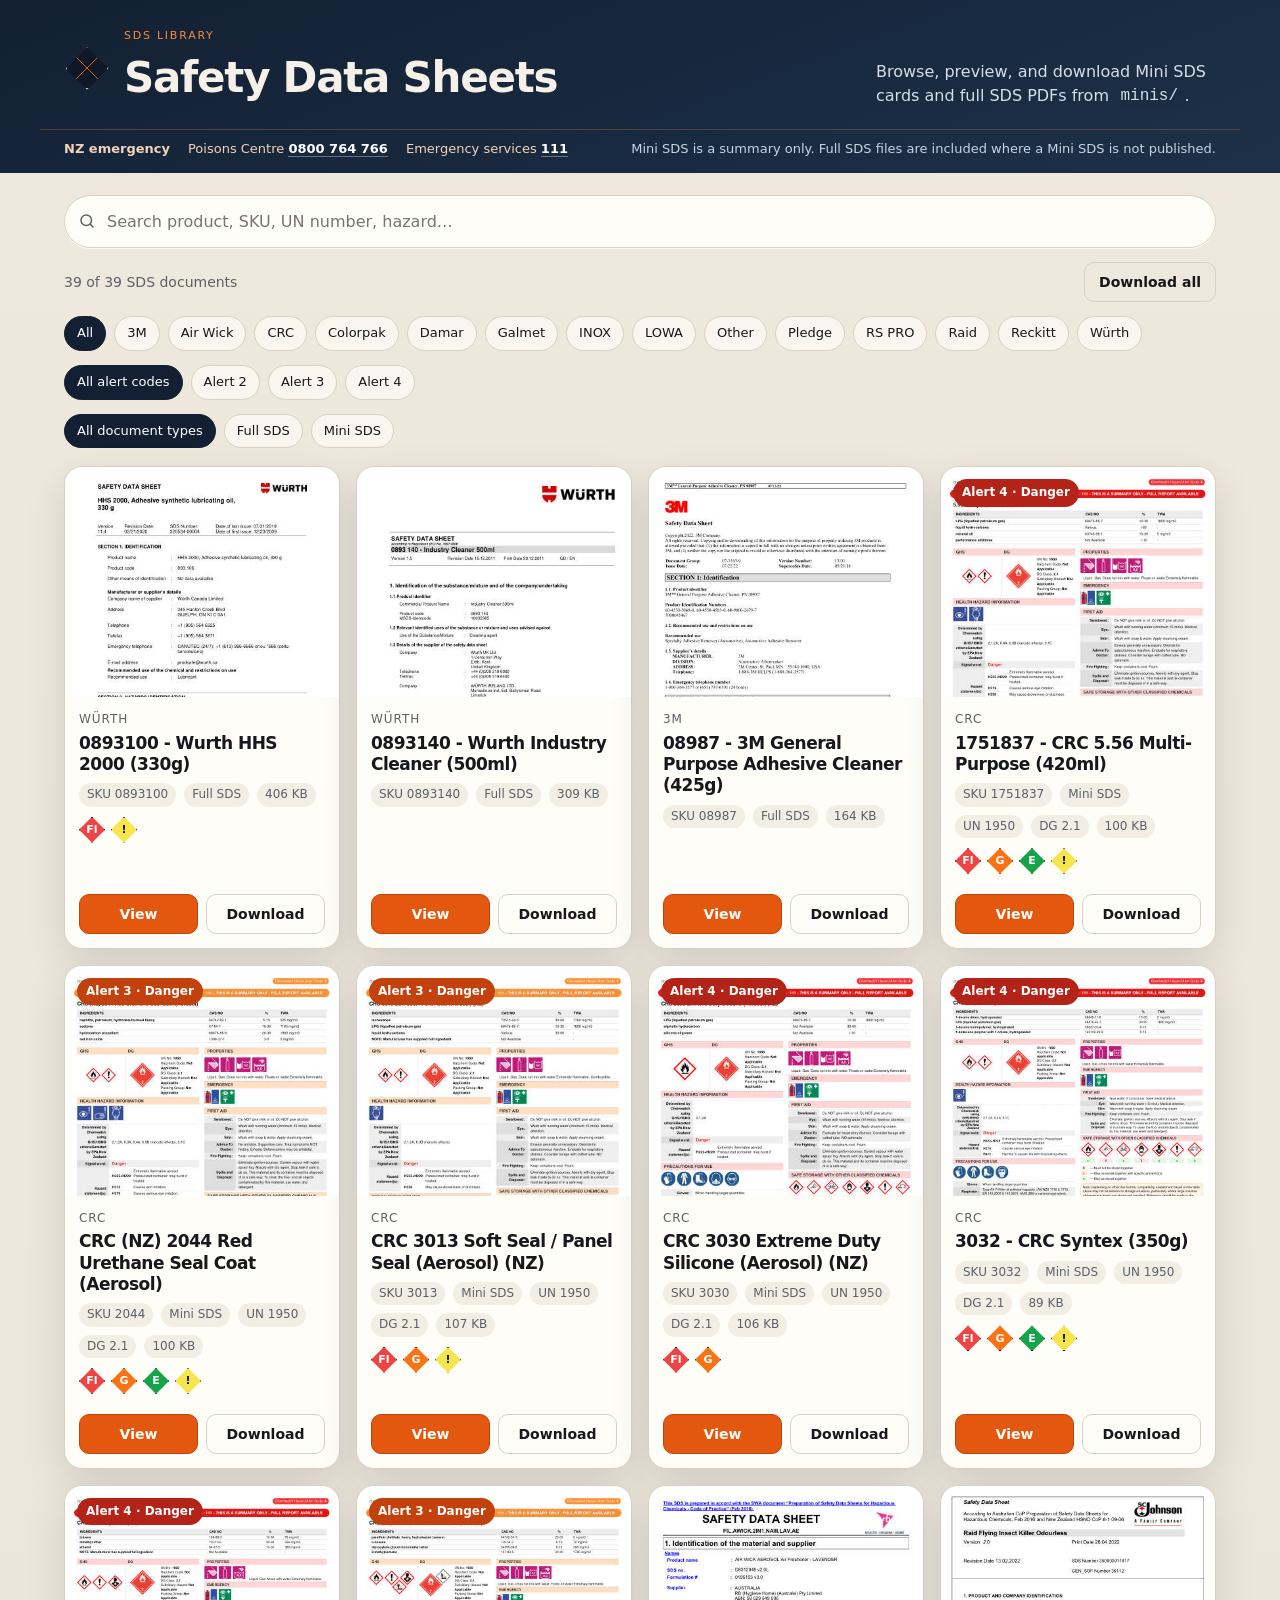
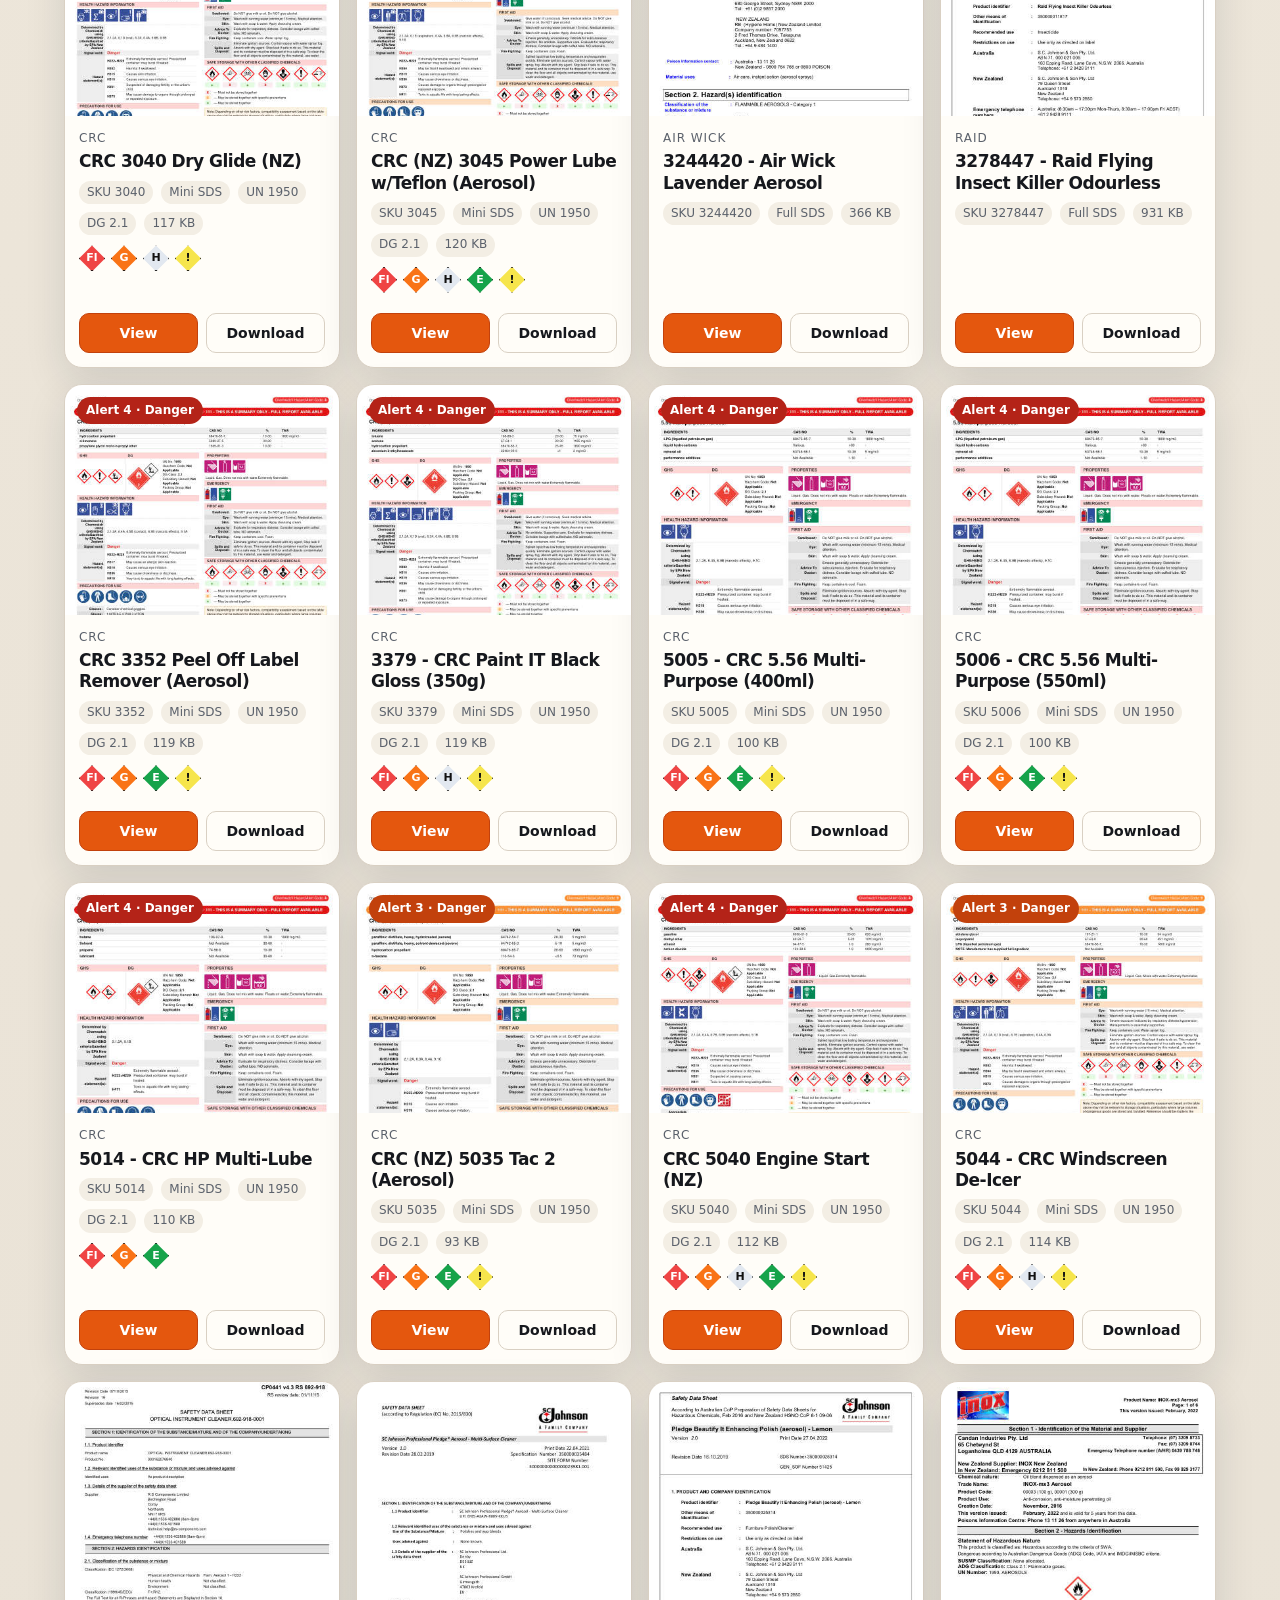
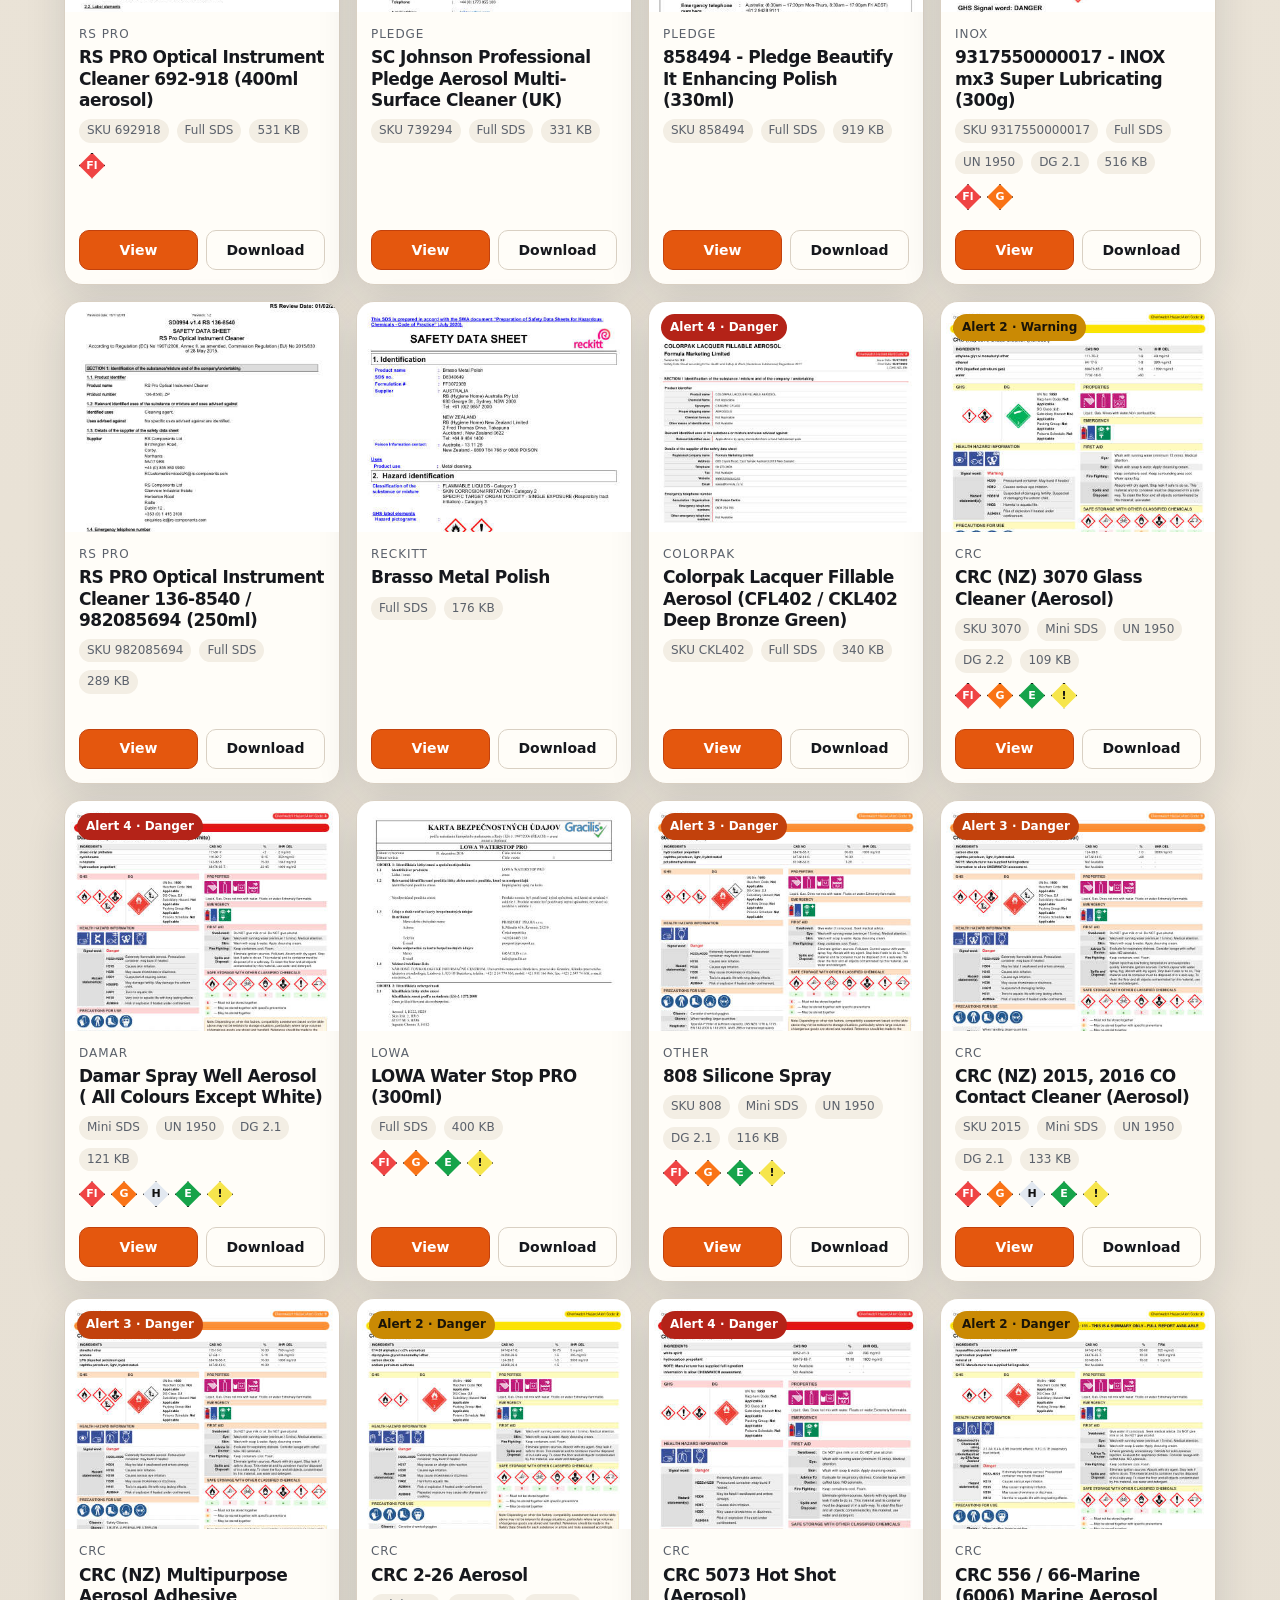
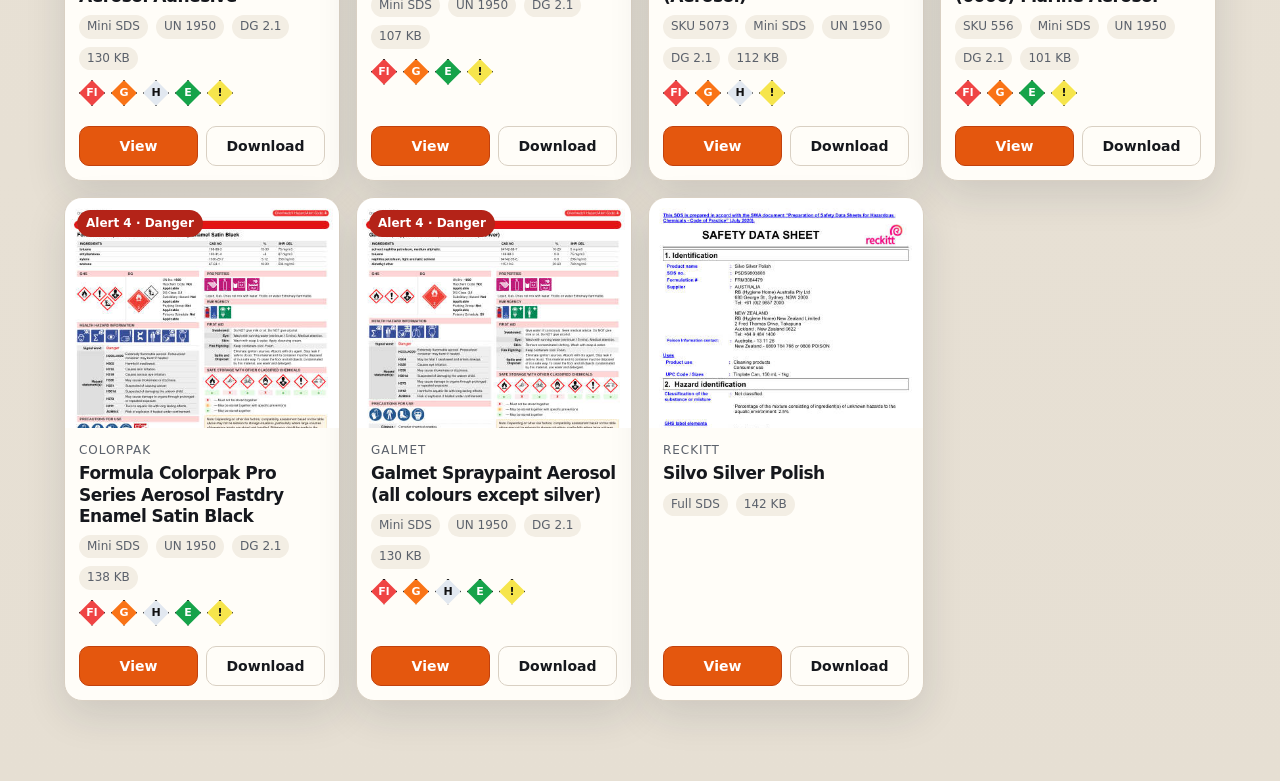
<file: index.html>
<!DOCTYPE html>
<html lang="en">
  <head>
    <meta charset="utf-8" />
    <meta name="viewport" content="width=device-width, initial-scale=1" />
    <title>Mini SDS Library</title>
    <meta
      name="description"
      content="View and download Mini Safety Data Sheet cards."
    />
    <link rel="icon" href="assets/favicon.svg" type="image/svg+xml" />
    <link rel="stylesheet" href="assets/app.css" />
  </head>
  <body>
    <a class="skip" href="#results">Skip to cards</a>

    <header class="masthead">
      <div class="masthead__inner">
        <div class="brand">
          <span class="brand__mark" aria-hidden="true"></span>
          <div>
            <p class="brand__kicker">SDS library</p>
            <h1>Safety Data Sheets</h1>
          </div>
        </div>
        <p class="brand__lede">
          Browse, preview, and download Mini SDS cards and full SDS PDFs from
          <code>minis/</code>.
        </p>
      </div>
      <div class="emergency" role="note">
        <strong>NZ emergency</strong>
        <span>Poisons Centre <a href="tel:0800764766">0800 764 766</a></span>
        <span>Emergency services <a href="tel:111">111</a></span>
        <span class="emergency__note">Mini SDS is a summary only. Full SDS files are included where a Mini SDS is not published.</span>
      </div>
    </header>

    <main>
      <section class="toolbar" aria-label="Search and filters">
        <label class="search">
          <span class="visually-hidden">Search Mini SDS cards</span>
          <svg viewBox="0 0 24 24" aria-hidden="true">
            <circle cx="11" cy="11" r="7" fill="none" stroke="currentColor" stroke-width="2" />
            <path d="M20 20l-3.5-3.5" fill="none" stroke="currentColor" stroke-width="2" stroke-linecap="round" />
          </svg>
          <input
            id="q"
            type="search"
            placeholder="Search product, SKU, UN number, hazard…"
            autocomplete="off"
            spellcheck="false"
          />
        </label>

        <div class="toolbar__meta">
          <p id="status" class="status">Loading cards…</p>
          <a class="btn btn--ghost" href="minis.zip" download>
            Download all
          </a>
        </div>

        <div class="filters" id="brand-filters" role="tablist" aria-label="Brand"></div>
        <div class="filters" id="alert-filters" role="group" aria-label="Hazard alert"></div>
        <div class="filters" id="kind-filters" role="group" aria-label="Document type"></div>
      </section>

      <p id="empty" class="empty" hidden>No Mini SDS cards match that search.</p>
      <section id="results" class="grid" aria-live="polite"></section>
    </main>

    <div id="viewer" class="viewer" hidden>
      <div class="viewer__bar">
        <div class="viewer__nav">
          <button class="btn btn--ghost" id="prev" type="button">Previous</button>
          <button class="btn btn--ghost" id="next" type="button">Next</button>
        </div>
        <div class="viewer__title">
          <p id="viewer-kicker" class="eyebrow"></p>
          <h2 id="viewer-title"></h2>
        </div>
        <div class="viewer__actions">
          <a class="btn" id="open-tab" target="_blank" rel="noopener">Open PDF</a>
          <a class="btn btn--primary" id="download" download>Download</a>
          <button class="btn btn--ghost" id="close" type="button">Close</button>
        </div>
      </div>
      <iframe id="frame" title="Mini SDS preview"></iframe>
    </div>

    <script src="assets/app.js" type="module"></script>
  </body>
</html>
</file>
<file: assets/app.css>
:root {
  --ink: #16181d;
  --muted: #5b616b;
  --paper: #efe8dc;
  --card: #fffdf8;
  --navy: #132033;
  --navy-2: #1c3148;
  --amber: #e4570e;
  --amber-2: #ff8a3d;
  --line: #d9d0c3;
  --danger: #b42318;
  --warn: #b45309;
  --ok: #17643b;
  --shadow: 0 14px 40px rgba(19, 32, 51, 0.12);
  --radius: 18px;
}

* {
  box-sizing: border-box;
}

html,
body {
  margin: 0;
  min-height: 100%;
  background:
    radial-gradient(1200px 420px at 10% -10%, #ffe1c4 0%, transparent 55%),
    linear-gradient(180deg, var(--paper), #e6dfd3);
  color: var(--ink);
  font: 16px/1.45 "Segoe UI", "Helvetica Neue", system-ui, sans-serif;
}

code {
  font-family: ui-monospace, "SFMono-Regular", Menlo, Consolas, monospace;
  background: rgba(19, 32, 51, 0.06);
  padding: 0.08em 0.4em;
  border-radius: 6px;
}

a {
  color: inherit;
}

.skip {
  position: absolute;
  left: 12px;
  top: -40px;
  background: #fff;
  padding: 8px 12px;
  z-index: 20;
}

.skip:focus {
  top: 12px;
}

.visually-hidden {
  position: absolute;
  width: 1px;
  height: 1px;
  overflow: hidden;
  clip: rect(0 0 0 0);
}

.masthead {
  background: linear-gradient(160deg, var(--navy), var(--navy-2));
  color: #f6f1e8;
}

.masthead__inner {
  max-width: 1200px;
  margin: 0 auto;
  padding: 28px 24px 20px;
  display: flex;
  justify-content: space-between;
  gap: 24px;
  align-items: flex-end;
}

.brand {
  display: flex;
  gap: 14px;
  align-items: center;
}

.brand__mark {
  width: 46px;
  height: 46px;
  background:
    linear-gradient(135deg, transparent 49%, var(--amber) 49% 51%, transparent 51%),
    linear-gradient(45deg, transparent 49%, var(--amber) 49% 51%, transparent 51%),
    #0e1826;
  clip-path: polygon(50% 4%, 96% 50%, 50% 96%, 4% 50%);
  box-shadow: inset 0 0 0 3px #f4d2b6;
  flex: none;
}

.brand__kicker,
.eyebrow {
  margin: 0 0 4px;
  letter-spacing: 0.16em;
  text-transform: uppercase;
  font-size: 11px;
  color: var(--amber-2);
}

h1,
h2 {
  margin: 0;
  font-weight: 700;
  letter-spacing: -0.03em;
}

h1 {
  font-size: clamp(28px, 4vw, 42px);
}

.brand__lede {
  max-width: 340px;
  margin: 0;
  color: #d7deea;
}

.emergency {
  display: flex;
  flex-wrap: wrap;
  gap: 8px 18px;
  max-width: 1200px;
  margin: 0 auto;
  padding: 10px 24px 14px;
  color: #f3d2b8;
  font-size: 13px;
  border-top: 1px solid rgba(255, 138, 61, 0.25);
}

.emergency a {
  color: #fff;
  font-weight: 700;
  text-decoration: none;
  border-bottom: 1px solid rgba(255, 255, 255, 0.35);
}

.emergency__note {
  margin-left: auto;
  color: #c9d3e2;
}

main {
  max-width: 1200px;
  margin: 0 auto;
  padding: 22px 24px 80px;
}

.toolbar {
  display: grid;
  gap: 14px;
  margin-bottom: 18px;
}

.search {
  position: relative;
  display: block;
}

.search svg {
  position: absolute;
  width: 18px;
  height: 18px;
  left: 14px;
  top: 50%;
  transform: translateY(-50%);
  color: var(--muted);
}

.search input {
  width: 100%;
  border: 1px solid var(--line);
  background: var(--card);
  border-radius: 999px;
  padding: 14px 18px 14px 42px;
  font: inherit;
  color: var(--ink);
  box-shadow: 0 1px 0 rgba(255, 255, 255, 0.8);
}

.search input:focus {
  outline: 3px solid rgba(228, 87, 14, 0.28);
  border-color: var(--amber);
}

.toolbar__meta {
  display: flex;
  justify-content: space-between;
  align-items: center;
  gap: 12px;
}

.status {
  margin: 0;
  color: var(--muted);
  font-size: 14px;
}

.filters {
  display: flex;
  flex-wrap: wrap;
  gap: 8px;
}

.chip {
  border: 1px solid var(--line);
  background: rgba(255, 253, 248, 0.7);
  color: var(--ink);
  border-radius: 999px;
  padding: 7px 12px;
  font: inherit;
  font-size: 13px;
  cursor: pointer;
}

.chip.is-active {
  background: var(--navy);
  border-color: var(--navy);
  color: #fff;
}

.chip[data-alert="4"].is-active { background: #8e160e; border-color: #8e160e; }
.chip[data-alert="3"].is-active { background: #9a3412; border-color: #9a3412; }
.chip[data-alert="2"].is-active { background: #854d0e; border-color: #854d0e; }
.chip[data-alert="1"].is-active { background: #1d4ed8; border-color: #1d4ed8; }

.btn {
  display: inline-flex;
  align-items: center;
  justify-content: center;
  gap: 8px;
  min-height: 40px;
  padding: 0 14px;
  border-radius: 10px;
  border: 1px solid var(--line);
  background: var(--card);
  color: var(--ink);
  text-decoration: none;
  font: inherit;
  font-size: 14px;
  font-weight: 650;
  cursor: pointer;
}

.btn--primary {
  background: var(--amber);
  border-color: #c2410c;
  color: #fff;
}

.btn--ghost {
  background: transparent;
}

.btn--ghost.light,
.viewer .btn--ghost {
  color: #f3efe7;
  border-color: rgba(255, 255, 255, 0.16);
}

.grid {
  display: grid;
  grid-template-columns: repeat(auto-fill, minmax(270px, 1fr));
  gap: 16px;
}

.card {
  display: grid;
  grid-template-rows: auto 1fr auto;
  background: var(--card);
  border: 1px solid var(--line);
  border-radius: var(--radius);
  overflow: hidden;
  box-shadow: var(--shadow);
  min-height: 100%;
}

.card__preview {
  position: relative;
  background: #d7cbb8;
  min-height: 210px;
  cursor: pointer;
}

.card__preview img {
  display: block;
  width: 100%;
  height: 230px;
  object-fit: cover;
  object-position: top center;
}

.badge {
  position: absolute;
  top: 12px;
  left: 12px;
  display: inline-flex;
  align-items: center;
  gap: 6px;
  padding: 5px 9px;
  border-radius: 999px;
  font-size: 12px;
  font-weight: 700;
  color: #fff;
  background: #444;
}

.badge[data-alert="4"] { background: #b42318; }
.badge[data-alert="3"] { background: #c2410c; }
.badge[data-alert="2"] { background: #ca8a04; color: #1a1408; }
.badge[data-alert="1"] { background: #2563eb; }

.card__body {
  padding: 14px 14px 8px;
}

.card__brand {
  margin: 0 0 4px;
  color: var(--muted);
  font-size: 12px;
  letter-spacing: 0.08em;
  text-transform: uppercase;
}

.card__title {
  margin: 0 0 8px;
  font-size: 17px;
  line-height: 1.25;
}

.card__meta {
  display: flex;
  flex-wrap: wrap;
  gap: 8px;
  margin: 0;
  padding: 0;
  list-style: none;
  color: var(--muted);
  font-size: 12px;
}

.card__meta li {
  background: #f3eee4;
  border-radius: 999px;
  padding: 3px 8px;
}

.pictos {
  display: flex;
  gap: 6px;
  margin-top: 10px;
}

.picto {
  width: 26px;
  height: 26px;
  clip-path: polygon(50% 0, 100% 50%, 50% 100%, 0 50%);
  background: #f6e54c;
  color: #111;
  display: grid;
  place-items: center;
  font-size: 11px;
  font-weight: 800;
  box-shadow: inset 0 0 0 1px #111;
}

.picto[data-kind="flame"] { background: #ef4444; color: #fff; }
.picto[data-kind="gas"] { background: #f97316; color: #fff; }
.picto[data-kind="health"] { background: #e2e8f0; }
.picto[data-kind="environment"] { background: #16a34a; color: #fff; }
.picto[data-kind="exclamation"] { background: #f6e54c; }
.picto[data-kind="corrosion"] { background: #f6e54c; }

.card__actions {
  display: grid;
  grid-template-columns: 1fr 1fr;
  gap: 8px;
  padding: 12px 14px 14px;
}

.empty {
  padding: 48px 12px;
  text-align: center;
  color: var(--muted);
}

.viewer {
  position: fixed;
  inset: 0;
  background: #0d1520;
  z-index: 30;
  display: grid;
  grid-template-rows: auto 1fr;
}

.viewer[hidden] {
  display: none;
}

.viewer__bar {
  display: grid;
  grid-template-columns: auto 1fr auto;
  gap: 16px;
  align-items: center;
  padding: 12px 16px;
  background: #132033;
  color: #f6f1e8;
}

.viewer__nav {
  display: flex;
  gap: 8px;
}

.viewer__title h2 {
  font-size: 18px;
}

.viewer__actions {
  display: flex;
  gap: 8px;
  flex-wrap: wrap;
  justify-content: flex-end;
}

.viewer iframe {
  width: 100%;
  height: 100%;
  border: 0;
  background: #525659;
}

body.viewing {
  overflow: hidden;
}

@media (max-width: 800px) {
  .masthead__inner {
    flex-direction: column;
    align-items: flex-start;
  }

  .emergency__note {
    margin-left: 0;
  }

  .viewer__bar {
    grid-template-columns: 1fr;
  }
}
</file>
